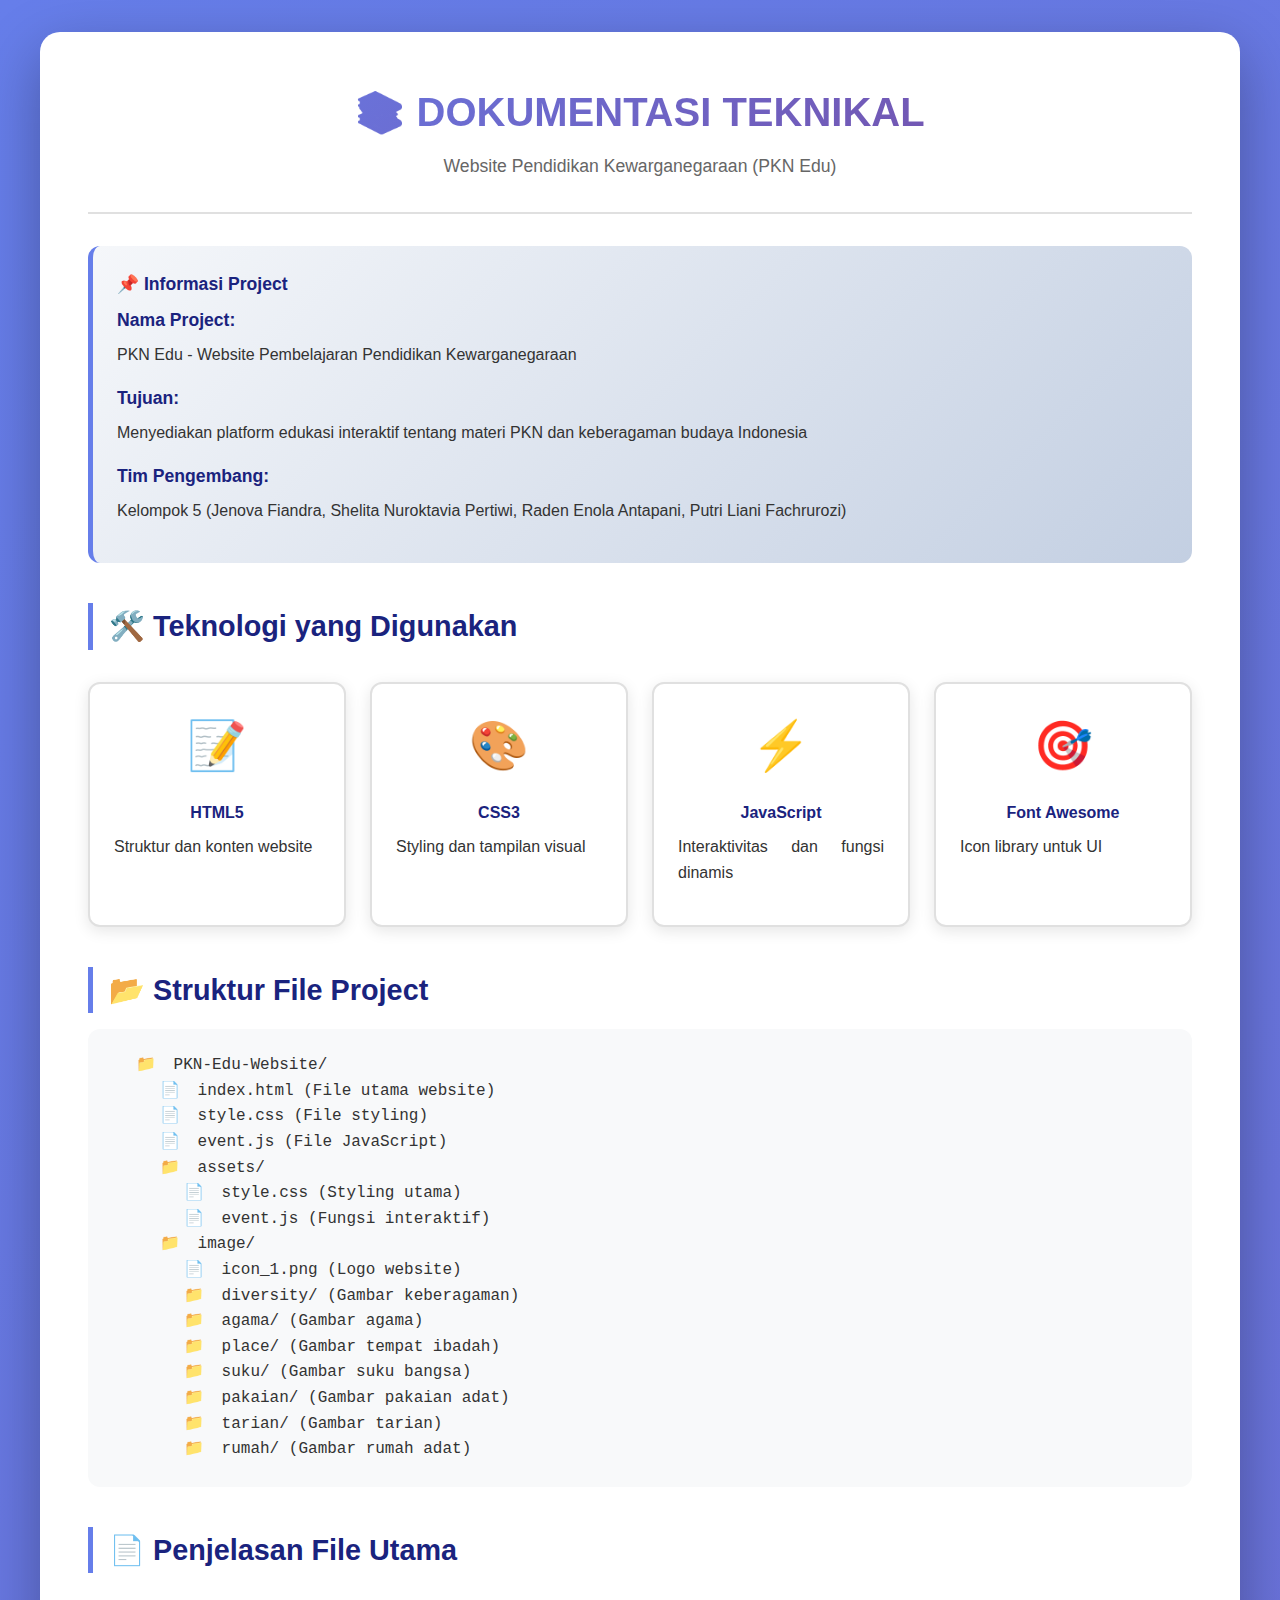
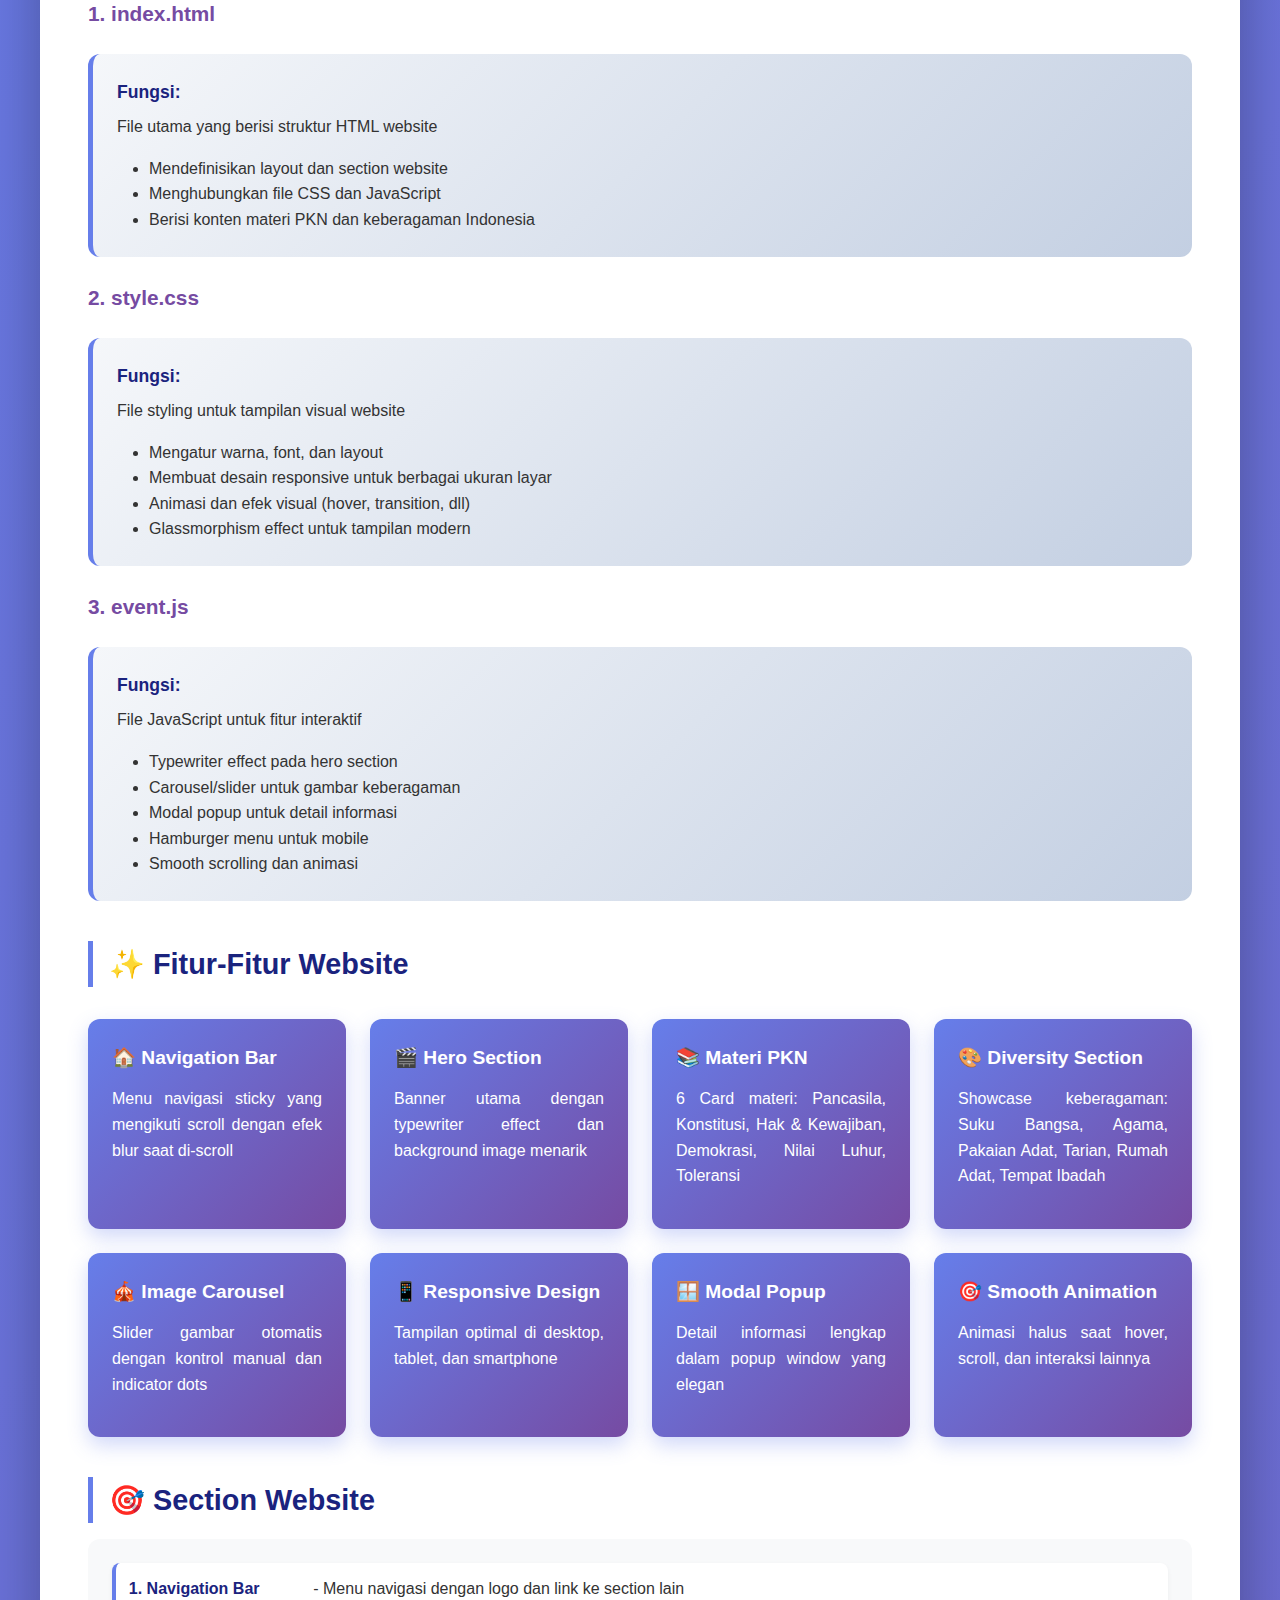
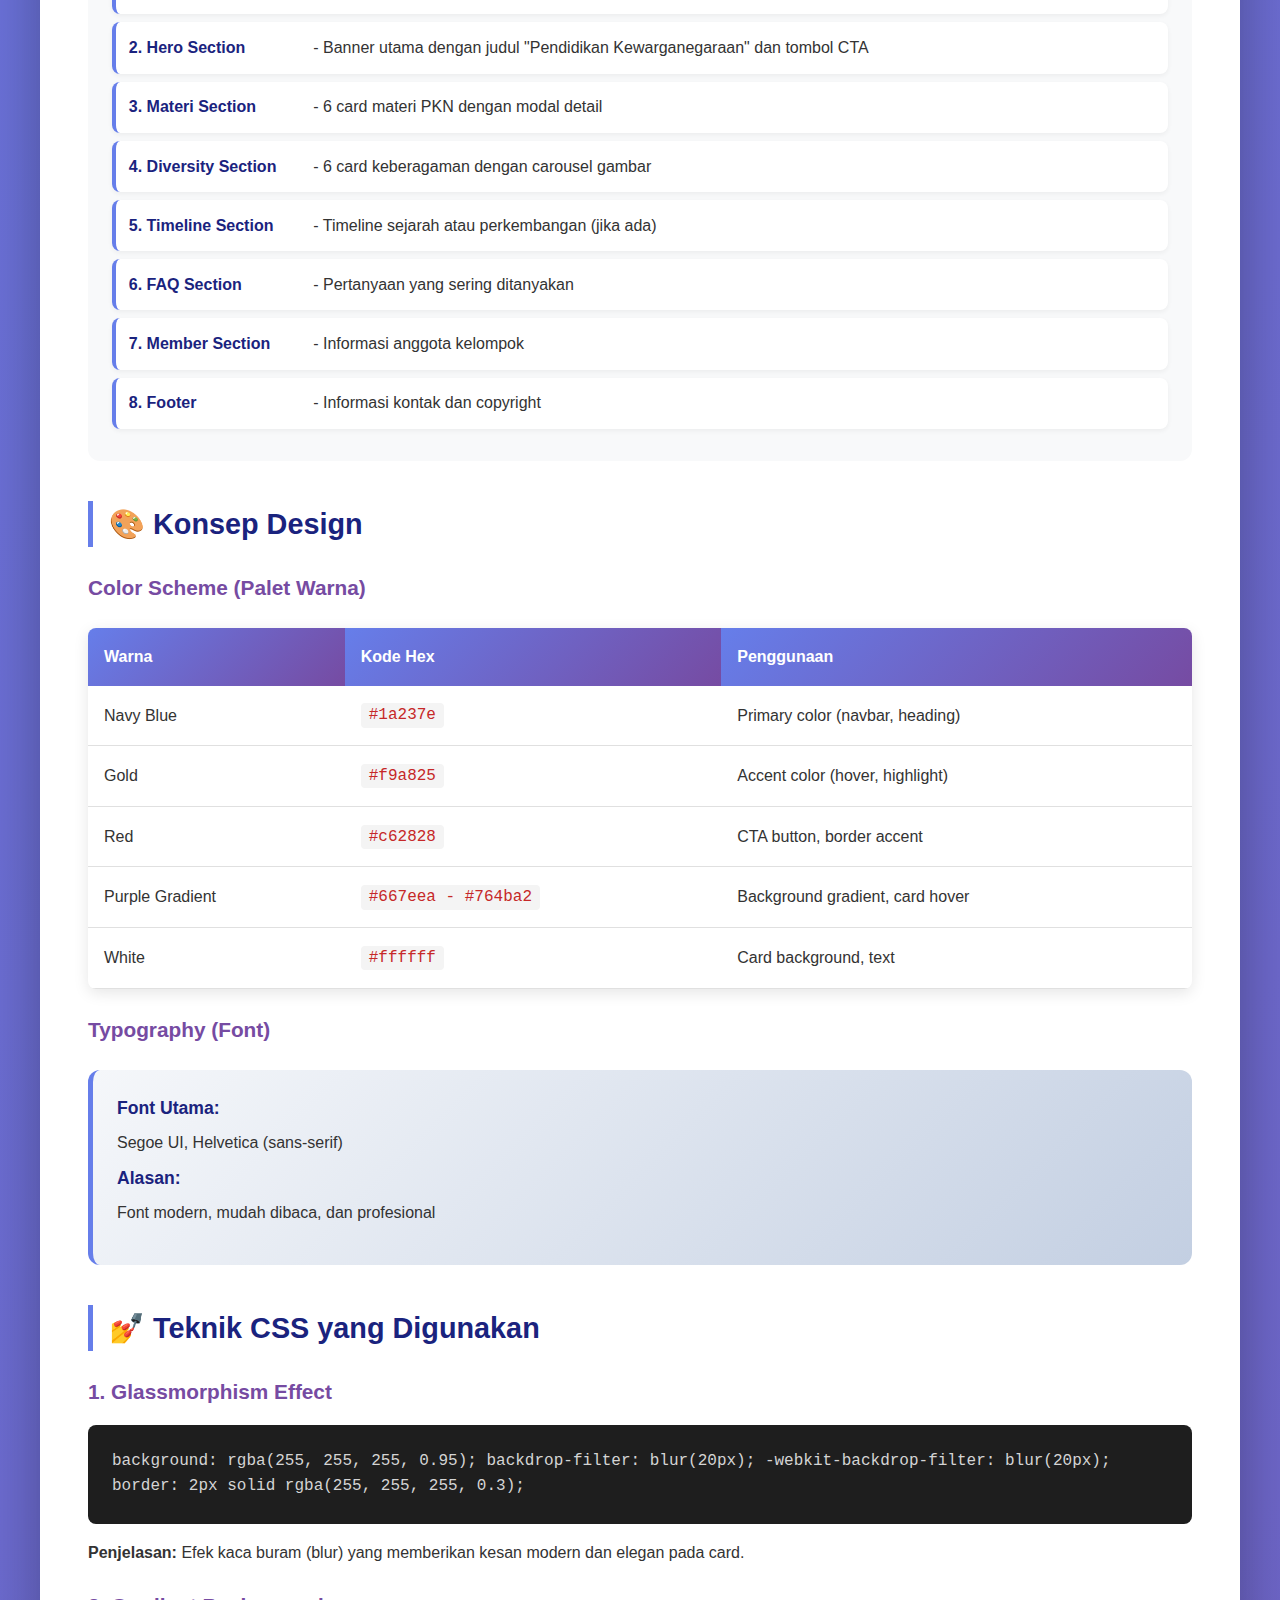
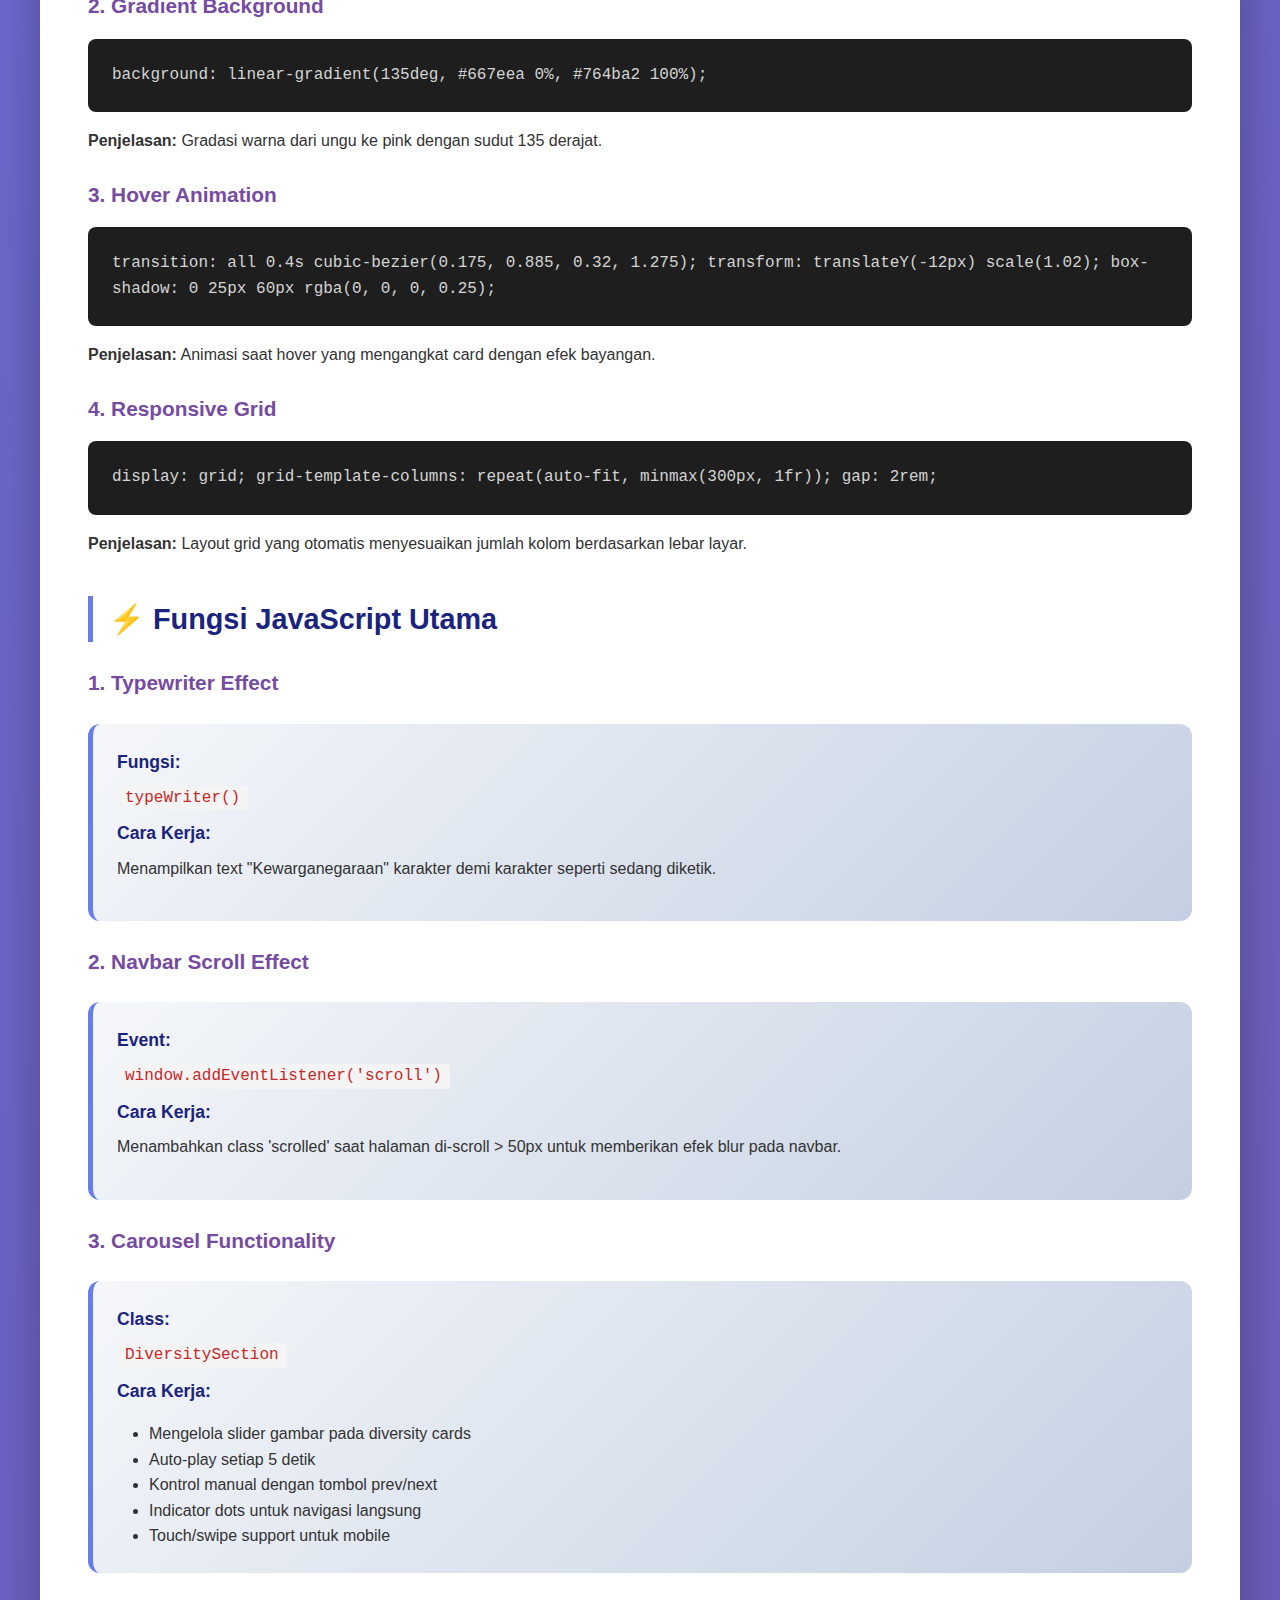
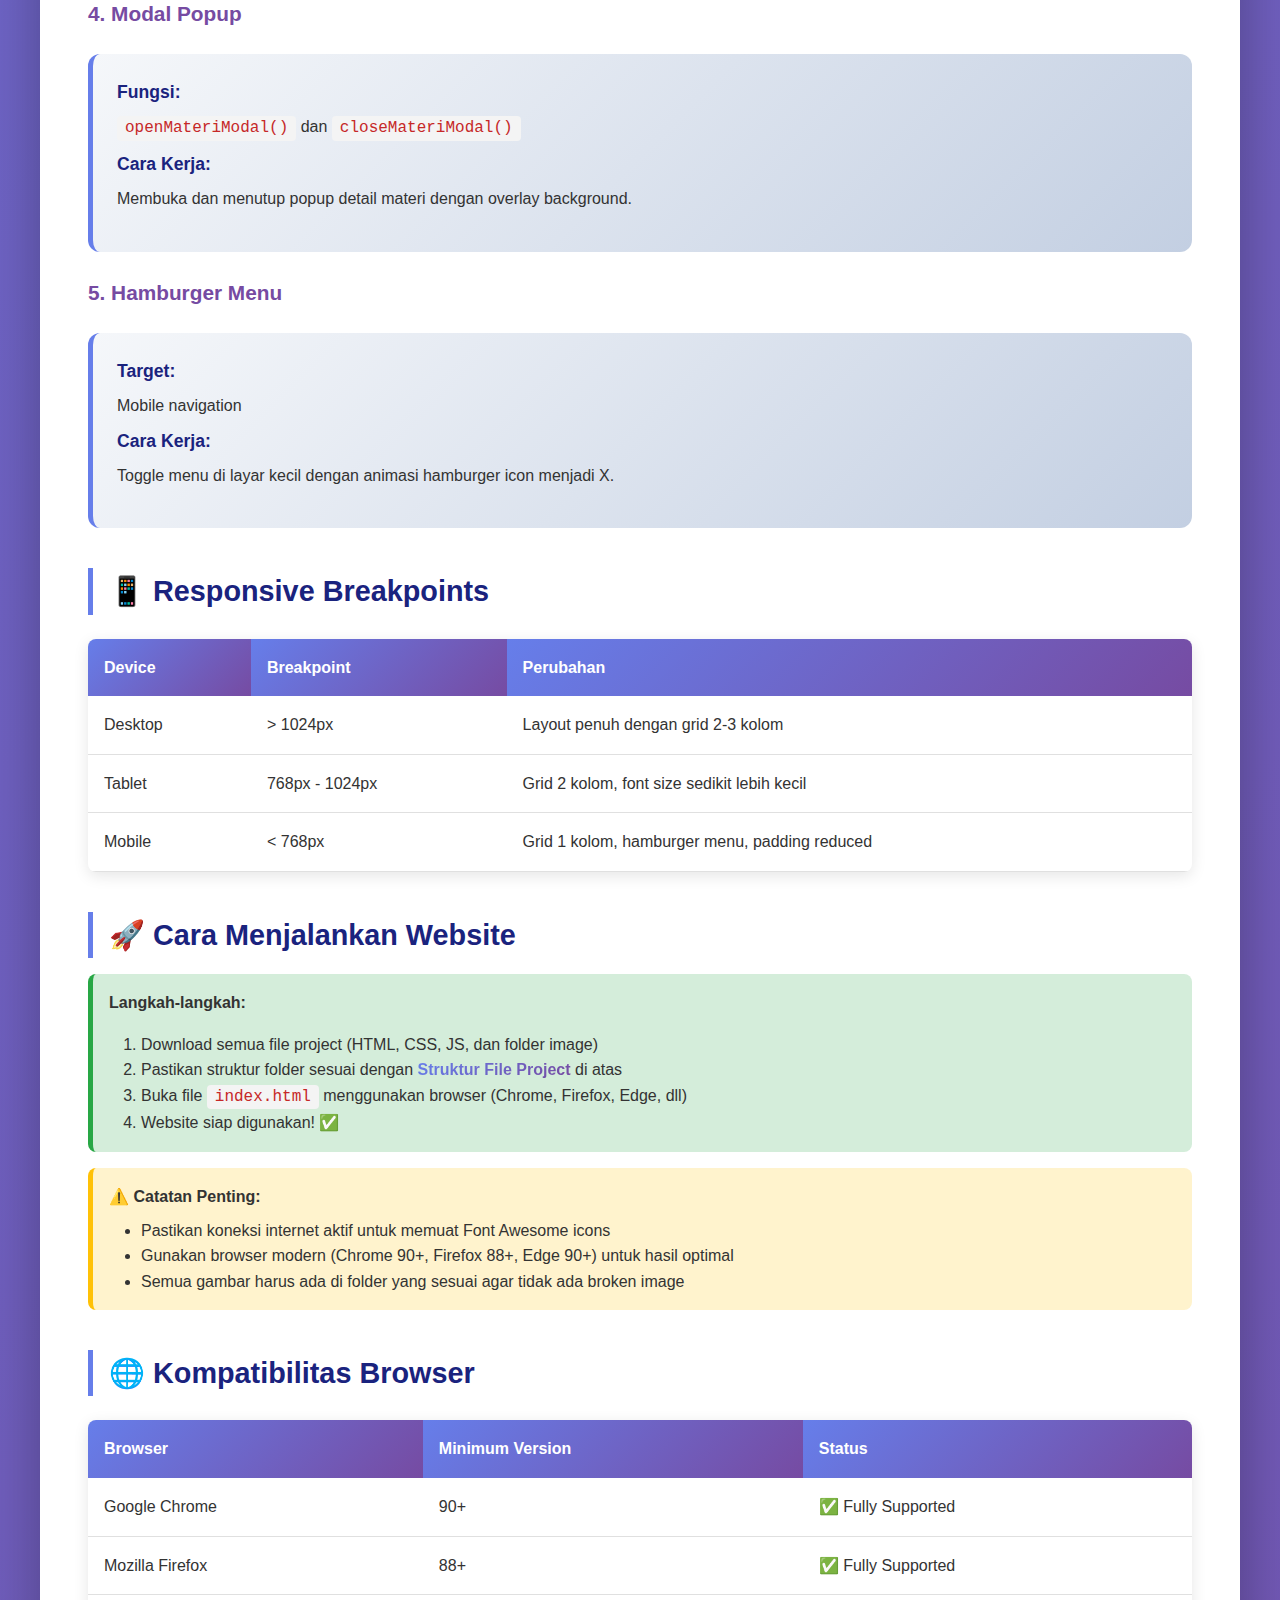
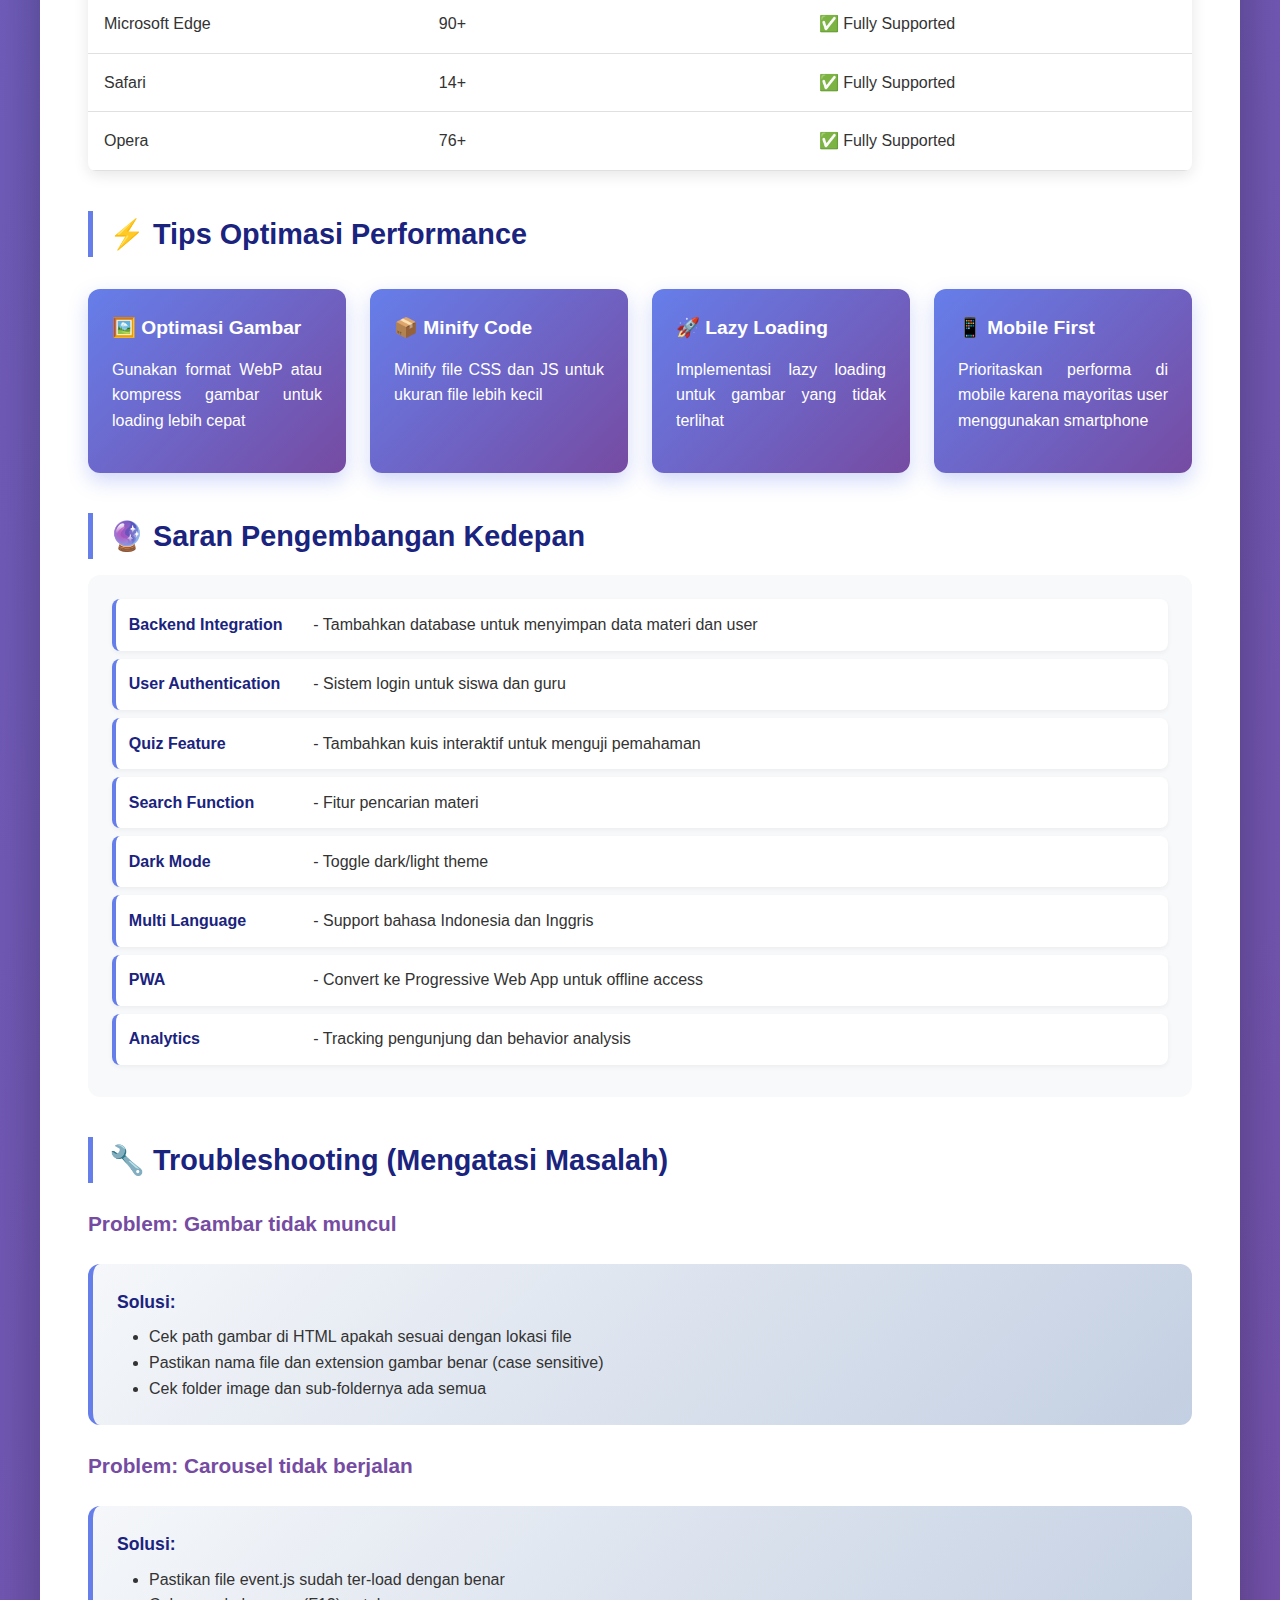
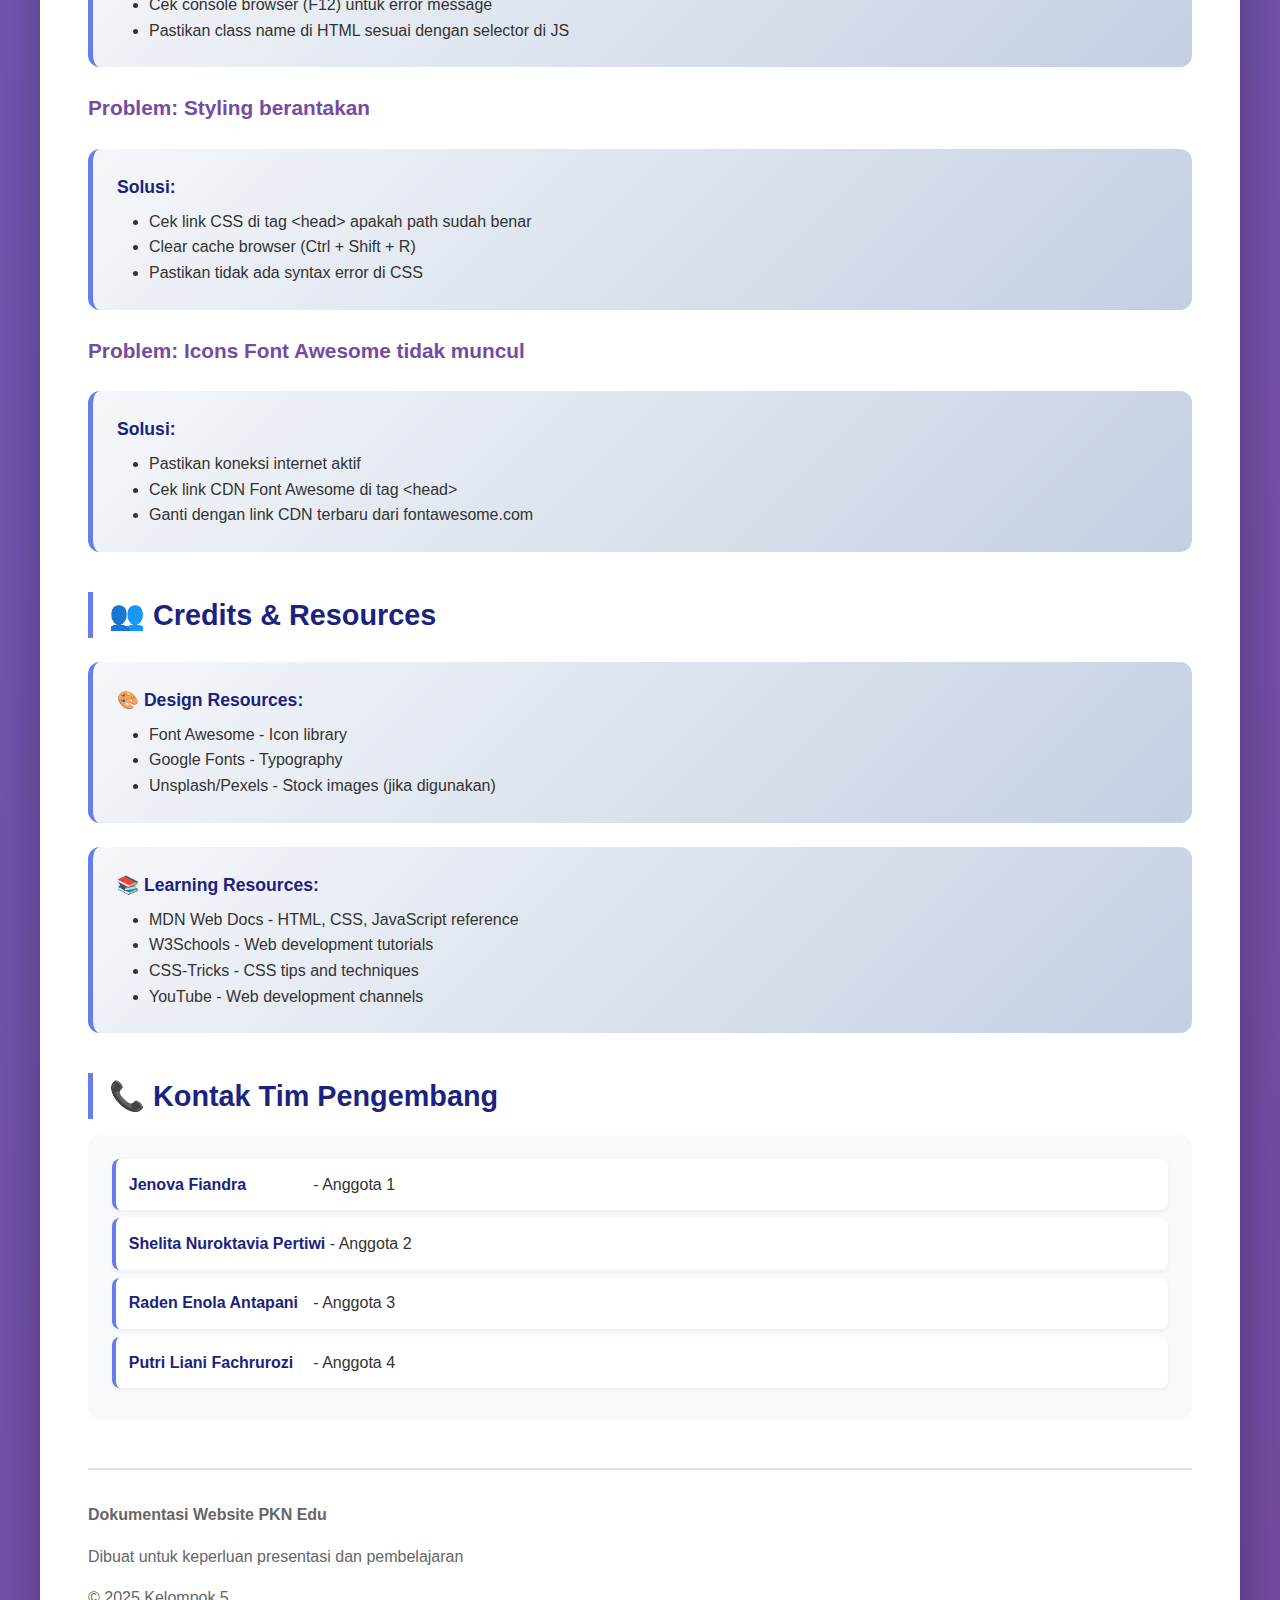
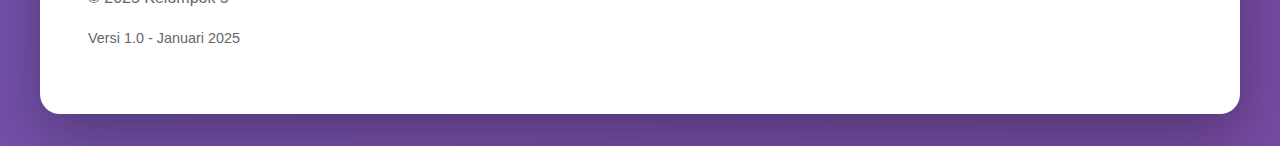
<file: doc.html>
<!doctype html>
<html lang="id">
  <head>
    <meta charset="UTF-8" />
    <meta name="viewport" content="width=device-width, initial-scale=1.0" />
    <title>Dokumentasi Teknikal - Website PKN Edu</title>
    <style>
      * {
        margin: 0;
        padding: 0;
        box-sizing: border-box;
      }

      body {
        font-family: "Segoe UI", Tahoma, Geneva, Verdana, sans-serif;
        line-height: 1.6;
        color: #333;
        background: linear-gradient(135deg, #667eea 0%, #764ba2 100%);
        padding: 2rem;
      }

      .container {
        max-width: 1200px;
        margin: 0 auto;
        background: white;
        border-radius: 20px;
        padding: 3rem;
        box-shadow: 0 20px 60px rgba(0, 0, 0, 0.3);
      }

      h1 {
        color: #1a237e;
        font-size: 2.5rem;
        margin-bottom: 0.5rem;
        text-align: center;
        background: linear-gradient(135deg, #667eea 0%, #764ba2 100%);
        -webkit-background-clip: text;
        -webkit-text-fill-color: transparent;
        background-clip: text;
      }

      .subtitle {
        text-align: center;
        color: #666;
        font-size: 1.1rem;
        margin-bottom: 2rem;
        padding-bottom: 2rem;
        border-bottom: 2px solid #e0e0e0;
      }

      h2 {
        color: #1a237e;
        font-size: 1.8rem;
        margin-top: 2.5rem;
        margin-bottom: 1rem;
        padding-left: 1rem;
        border-left: 5px solid #667eea;
      }

      h3 {
        color: #764ba2;
        font-size: 1.3rem;
        margin-top: 1.5rem;
        margin-bottom: 0.8rem;
      }

      p {
        margin-bottom: 1rem;
        text-align: justify;
      }

      .info-box {
        background: linear-gradient(135deg, #f5f7fa 0%, #c3cfe2 100%);
        padding: 1.5rem;
        border-radius: 12px;
        margin: 1.5rem 0;
        border-left: 5px solid #667eea;
      }

      .info-box strong {
        color: #1a237e;
        display: block;
        margin-bottom: 0.5rem;
        font-size: 1.1rem;
      }

      .tech-stack {
        display: grid;
        grid-template-columns: repeat(auto-fit, minmax(200px, 1fr));
        gap: 1.5rem;
        margin: 2rem 0;
      }

      .tech-card {
        background: white;
        padding: 1.5rem;
        border-radius: 12px;
        box-shadow: 0 4px 15px rgba(0, 0, 0, 0.1);
        text-align: center;
        transition: transform 0.3s ease;
        border: 2px solid #e0e0e0;
      }

      .tech-card:hover {
        transform: translateY(-5px);
        border-color: #667eea;
      }

      .tech-icon {
        font-size: 3rem;
        margin-bottom: 1rem;
      }

      .tech-card h4 {
        color: #1a237e;
        margin-bottom: 0.5rem;
      }

      .section-list {
        background: #f8f9fa;
        padding: 1.5rem;
        border-radius: 12px;
        margin: 1rem 0;
      }

      .section-list ul {
        list-style: none;
        padding-left: 0;
      }

      .section-list li {
        padding: 0.8rem;
        margin-bottom: 0.5rem;
        background: white;
        border-radius: 8px;
        border-left: 4px solid #667eea;
        box-shadow: 0 2px 5px rgba(0, 0, 0, 0.05);
      }

      .section-list li strong {
        color: #1a237e;
        display: inline-block;
        min-width: 180px;
      }

      .feature-grid {
        display: grid;
        grid-template-columns: repeat(auto-fit, minmax(250px, 1fr));
        gap: 1.5rem;
        margin: 2rem 0;
      }

      .feature-item {
        background: linear-gradient(135deg, #667eea 0%, #764ba2 100%);
        color: white;
        padding: 1.5rem;
        border-radius: 12px;
        box-shadow: 0 8px 20px rgba(102, 126, 234, 0.3);
      }

      .feature-item h4 {
        margin-bottom: 0.8rem;
        font-size: 1.2rem;
      }

      code {
        background: #f4f4f4;
        padding: 0.2rem 0.5rem;
        border-radius: 4px;
        font-family: "Courier New", monospace;
        color: #c62828;
      }

      .code-block {
        background: #1e1e1e;
        color: #d4d4d4;
        padding: 1.5rem;
        border-radius: 8px;
        overflow-x: auto;
        margin: 1rem 0;
        font-family: "Courier New", monospace;
      }

      .file-structure {
        background: #f8f9fa;
        padding: 1.5rem;
        border-radius: 12px;
        font-family: "Courier New", monospace;
        margin: 1rem 0;
      }

      .file-structure ul {
        list-style: none;
        padding-left: 1.5rem;
      }

      .file-structure li::before {
        content: "📁 ";
        margin-right: 0.5rem;
      }

      .file-structure .file::before {
        content: "📄 ";
      }

      .highlight {
        background: linear-gradient(135deg, #667eea 0%, #764ba2 100%);
        -webkit-background-clip: text;
        -webkit-text-fill-color: transparent;
        background-clip: text;
        font-weight: bold;
      }

      .warning {
        background: #fff3cd;
        border-left: 5px solid #ffc107;
        padding: 1rem;
        border-radius: 8px;
        margin: 1rem 0;
      }

      .success {
        background: #d4edda;
        border-left: 5px solid #28a745;
        padding: 1rem;
        border-radius: 8px;
        margin: 1rem 0;
      }

      table {
        width: 100%;
        border-collapse: collapse;
        margin: 1.5rem 0;
        background: white;
        border-radius: 8px;
        overflow: hidden;
        box-shadow: 0 4px 15px rgba(0, 0, 0, 0.1);
      }

      th {
        background: linear-gradient(135deg, #667eea 0%, #764ba2 100%);
        color: white;
        padding: 1rem;
        text-align: left;
      }

      td {
        padding: 1rem;
        border-bottom: 1px solid #e0e0e0;
      }

      tr:hover {
        background: #f8f9fa;
      }

      @media print {
        body {
          background: white;
          padding: 0;
        }

        .container {
          box-shadow: none;
          padding: 1rem;
        }
      }

      @media (max-width: 768px) {
        body {
          padding: 1rem;
        }

        .container {
          padding: 1.5rem;
        }

        h1 {
          font-size: 2rem;
        }

        h2 {
          font-size: 1.5rem;
        }

        .tech-stack,
        .feature-grid {
          grid-template-columns: 1fr;
        }
      }
    </style>
  </head>
  <body>
    <div class="container">
      <h1>📚 DOKUMENTASI TEKNIKAL</h1>
      <p class="subtitle">Website Pendidikan Kewarganegaraan (PKN Edu)</p>

      <!-- Informasi Umum -->
      <div class="info-box">
        <strong>📌 Informasi Project</strong>
        <p>
          <strong>Nama Project:</strong> PKN Edu - Website Pembelajaran
          Pendidikan Kewarganegaraan
        </p>
        <p>
          <strong>Tujuan:</strong> Menyediakan platform edukasi interaktif
          tentang materi PKN dan keberagaman budaya Indonesia
        </p>
        <p>
          <strong>Tim Pengembang:</strong> Kelompok 5 (Jenova Fiandra, Shelita
          Nuroktavia Pertiwi, Raden Enola Antapani, Putri Liani Fachrurozi)
        </p>
      </div>

      <!-- Teknologi yang Digunakan -->
      <h2>🛠️ Teknologi yang Digunakan</h2>

      <div class="tech-stack">
        <div class="tech-card">
          <div class="tech-icon">📝</div>
          <h4>HTML5</h4>
          <p>Struktur dan konten website</p>
        </div>
        <div class="tech-card">
          <div class="tech-icon">🎨</div>
          <h4>CSS3</h4>
          <p>Styling dan tampilan visual</p>
        </div>
        <div class="tech-card">
          <div class="tech-icon">⚡</div>
          <h4>JavaScript</h4>
          <p>Interaktivitas dan fungsi dinamis</p>
        </div>
        <div class="tech-card">
          <div class="tech-icon">🎯</div>
          <h4>Font Awesome</h4>
          <p>Icon library untuk UI</p>
        </div>
      </div>

      <!-- Struktur File -->
      <h2>📂 Struktur File Project</h2>

      <div class="file-structure">
        <ul>
          <li>
            PKN-Edu-Website/
            <ul>
              <li class="file">index.html (File utama website)</li>
              <li class="file">style.css (File styling)</li>
              <li class="file">event.js (File JavaScript)</li>
              <li>
                assets/
                <ul>
                  <li class="file">style.css (Styling utama)</li>
                  <li class="file">event.js (Fungsi interaktif)</li>
                </ul>
              </li>
              <li>
                image/
                <ul>
                  <li class="file">icon_1.png (Logo website)</li>
                  <li>diversity/ (Gambar keberagaman)</li>
                  <li>agama/ (Gambar agama)</li>
                  <li>place/ (Gambar tempat ibadah)</li>
                  <li>suku/ (Gambar suku bangsa)</li>
                  <li>pakaian/ (Gambar pakaian adat)</li>
                  <li>tarian/ (Gambar tarian)</li>
                  <li>rumah/ (Gambar rumah adat)</li>
                </ul>
              </li>
            </ul>
          </li>
        </ul>
      </div>

      <!-- Penjelasan File -->
      <h2>📄 Penjelasan File Utama</h2>

      <h3>1. index.html</h3>
      <div class="info-box">
        <strong>Fungsi:</strong> File utama yang berisi struktur HTML website
        <ul style="margin-top: 1rem; margin-left: 2rem">
          <li>Mendefinisikan layout dan section website</li>
          <li>Menghubungkan file CSS dan JavaScript</li>
          <li>Berisi konten materi PKN dan keberagaman Indonesia</li>
        </ul>
      </div>

      <h3>2. style.css</h3>
      <div class="info-box">
        <strong>Fungsi:</strong> File styling untuk tampilan visual website
        <ul style="margin-top: 1rem; margin-left: 2rem">
          <li>Mengatur warna, font, dan layout</li>
          <li>Membuat desain responsive untuk berbagai ukuran layar</li>
          <li>Animasi dan efek visual (hover, transition, dll)</li>
          <li>Glassmorphism effect untuk tampilan modern</li>
        </ul>
      </div>

      <h3>3. event.js</h3>
      <div class="info-box">
        <strong>Fungsi:</strong> File JavaScript untuk fitur interaktif
        <ul style="margin-top: 1rem; margin-left: 2rem">
          <li>Typewriter effect pada hero section</li>
          <li>Carousel/slider untuk gambar keberagaman</li>
          <li>Modal popup untuk detail informasi</li>
          <li>Hamburger menu untuk mobile</li>
          <li>Smooth scrolling dan animasi</li>
        </ul>
      </div>

      <!-- Fitur Website -->
      <h2>✨ Fitur-Fitur Website</h2>

      <div class="feature-grid">
        <div class="feature-item">
          <h4>🏠 Navigation Bar</h4>
          <p>
            Menu navigasi sticky yang mengikuti scroll dengan efek blur saat
            di-scroll
          </p>
        </div>
        <div class="feature-item">
          <h4>🎬 Hero Section</h4>
          <p>
            Banner utama dengan typewriter effect dan background image menarik
          </p>
        </div>
        <div class="feature-item">
          <h4>📚 Materi PKN</h4>
          <p>
            6 Card materi: Pancasila, Konstitusi, Hak & Kewajiban, Demokrasi,
            Nilai Luhur, Toleransi
          </p>
        </div>
        <div class="feature-item">
          <h4>🎨 Diversity Section</h4>
          <p>
            Showcase keberagaman: Suku Bangsa, Agama, Pakaian Adat, Tarian,
            Rumah Adat, Tempat Ibadah
          </p>
        </div>
        <div class="feature-item">
          <h4>🎪 Image Carousel</h4>
          <p>Slider gambar otomatis dengan kontrol manual dan indicator dots</p>
        </div>
        <div class="feature-item">
          <h4>📱 Responsive Design</h4>
          <p>Tampilan optimal di desktop, tablet, dan smartphone</p>
        </div>
        <div class="feature-item">
          <h4>🪟 Modal Popup</h4>
          <p>Detail informasi lengkap dalam popup window yang elegan</p>
        </div>
        <div class="feature-item">
          <h4>🎯 Smooth Animation</h4>
          <p>Animasi halus saat hover, scroll, dan interaksi lainnya</p>
        </div>
      </div>

      <!-- Section Website -->
      <h2>🎯 Section Website</h2>

      <div class="section-list">
        <ul>
          <li>
            <strong>1. Navigation Bar</strong> - Menu navigasi dengan logo dan
            link ke section lain
          </li>
          <li>
            <strong>2. Hero Section</strong> - Banner utama dengan judul
            "Pendidikan Kewarganegaraan" dan tombol CTA
          </li>
          <li>
            <strong>3. Materi Section</strong> - 6 card materi PKN dengan modal
            detail
          </li>
          <li>
            <strong>4. Diversity Section</strong> - 6 card keberagaman dengan
            carousel gambar
          </li>
          <li>
            <strong>5. Timeline Section</strong> - Timeline sejarah atau
            perkembangan (jika ada)
          </li>
          <li>
            <strong>6. FAQ Section</strong> - Pertanyaan yang sering ditanyakan
          </li>
          <li>
            <strong>7. Member Section</strong> - Informasi anggota kelompok
          </li>
          <li><strong>8. Footer</strong> - Informasi kontak dan copyright</li>
        </ul>
      </div>

      <!-- Konsep Design -->
      <h2>🎨 Konsep Design</h2>

      <h3>Color Scheme (Palet Warna)</h3>
      <table>
        <thead>
          <tr>
            <th>Warna</th>
            <th>Kode Hex</th>
            <th>Penggunaan</th>
          </tr>
        </thead>
        <tbody>
          <tr>
            <td>Navy Blue</td>
            <td><code>#1a237e</code></td>
            <td>Primary color (navbar, heading)</td>
          </tr>
          <tr>
            <td>Gold</td>
            <td><code>#f9a825</code></td>
            <td>Accent color (hover, highlight)</td>
          </tr>
          <tr>
            <td>Red</td>
            <td><code>#c62828</code></td>
            <td>CTA button, border accent</td>
          </tr>
          <tr>
            <td>Purple Gradient</td>
            <td><code>#667eea - #764ba2</code></td>
            <td>Background gradient, card hover</td>
          </tr>
          <tr>
            <td>White</td>
            <td><code>#ffffff</code></td>
            <td>Card background, text</td>
          </tr>
        </tbody>
      </table>

      <h3>Typography (Font)</h3>
      <div class="info-box">
        <strong>Font Utama:</strong> Segoe UI, Helvetica (sans-serif)
        <p style="margin-top: 0.5rem">
          <strong>Alasan:</strong> Font modern, mudah dibaca, dan profesional
        </p>
      </div>

      <!-- Teknik CSS -->
      <h2>💅 Teknik CSS yang Digunakan</h2>

      <h3>1. Glassmorphism Effect</h3>
      <div class="code-block">
        background: rgba(255, 255, 255, 0.95); backdrop-filter: blur(20px);
        -webkit-backdrop-filter: blur(20px); border: 2px solid rgba(255, 255,
        255, 0.3);
      </div>
      <p>
        <strong>Penjelasan:</strong> Efek kaca buram (blur) yang memberikan
        kesan modern dan elegan pada card.
      </p>

      <h3>2. Gradient Background</h3>
      <div class="code-block">
        background: linear-gradient(135deg, #667eea 0%, #764ba2 100%);
      </div>
      <p>
        <strong>Penjelasan:</strong> Gradasi warna dari ungu ke pink dengan
        sudut 135 derajat.
      </p>

      <h3>3. Hover Animation</h3>
      <div class="code-block">
        transition: all 0.4s cubic-bezier(0.175, 0.885, 0.32, 1.275); transform:
        translateY(-12px) scale(1.02); box-shadow: 0 25px 60px rgba(0, 0, 0,
        0.25);
      </div>
      <p>
        <strong>Penjelasan:</strong> Animasi saat hover yang mengangkat card
        dengan efek bayangan.
      </p>

      <h3>4. Responsive Grid</h3>
      <div class="code-block">
        display: grid; grid-template-columns: repeat(auto-fit, minmax(300px,
        1fr)); gap: 2rem;
      </div>
      <p>
        <strong>Penjelasan:</strong> Layout grid yang otomatis menyesuaikan
        jumlah kolom berdasarkan lebar layar.
      </p>

      <!-- Fungsi JavaScript -->
      <h2>⚡ Fungsi JavaScript Utama</h2>

      <h3>1. Typewriter Effect</h3>
      <div class="info-box">
        <strong>Fungsi:</strong> <code>typeWriter()</code>
        <p style="margin-top: 0.5rem">
          <strong>Cara Kerja:</strong> Menampilkan text "Kewarganegaraan"
          karakter demi karakter seperti sedang diketik.
        </p>
      </div>

      <h3>2. Navbar Scroll Effect</h3>
      <div class="info-box">
        <strong>Event:</strong> <code>window.addEventListener('scroll')</code>
        <p style="margin-top: 0.5rem">
          <strong>Cara Kerja:</strong> Menambahkan class 'scrolled' saat halaman
          di-scroll > 50px untuk memberikan efek blur pada navbar.
        </p>
      </div>

      <h3>3. Carousel Functionality</h3>
      <div class="info-box">
        <strong>Class:</strong> <code>DiversitySection</code>
        <p style="margin-top: 0.5rem"><strong>Cara Kerja:</strong></p>
        <ul style="margin-left: 2rem">
          <li>Mengelola slider gambar pada diversity cards</li>
          <li>Auto-play setiap 5 detik</li>
          <li>Kontrol manual dengan tombol prev/next</li>
          <li>Indicator dots untuk navigasi langsung</li>
          <li>Touch/swipe support untuk mobile</li>
        </ul>
      </div>

      <h3>4. Modal Popup</h3>
      <div class="info-box">
        <strong>Fungsi:</strong> <code>openMateriModal()</code> dan
        <code>closeMateriModal()</code>
        <p style="margin-top: 0.5rem">
          <strong>Cara Kerja:</strong> Membuka dan menutup popup detail materi
          dengan overlay background.
        </p>
      </div>

      <h3>5. Hamburger Menu</h3>
      <div class="info-box">
        <strong>Target:</strong> Mobile navigation
        <p style="margin-top: 0.5rem">
          <strong>Cara Kerja:</strong> Toggle menu di layar kecil dengan animasi
          hamburger icon menjadi X.
        </p>
      </div>

      <!-- Responsive Design -->
      <h2>📱 Responsive Breakpoints</h2>

      <table>
        <thead>
          <tr>
            <th>Device</th>
            <th>Breakpoint</th>
            <th>Perubahan</th>
          </tr>
        </thead>
        <tbody>
          <tr>
            <td>Desktop</td>
            <td>> 1024px</td>
            <td>Layout penuh dengan grid 2-3 kolom</td>
          </tr>
          <tr>
            <td>Tablet</td>
            <td>768px - 1024px</td>
            <td>Grid 2 kolom, font size sedikit lebih kecil</td>
          </tr>
          <tr>
            <td>Mobile</td>
            <td>< 768px</td>
            <td>Grid 1 kolom, hamburger menu, padding reduced</td>
          </tr>
        </tbody>
      </table>

      <!-- Cara Menjalankan -->
      <h2>🚀 Cara Menjalankan Website</h2>

      <div class="success">
        <strong>Langkah-langkah:</strong>
        <ol style="margin-top: 1rem; margin-left: 2rem">
          <li>Download semua file project (HTML, CSS, JS, dan folder image)</li>
          <li>
            Pastikan struktur folder sesuai dengan
            <span class="highlight">Struktur File Project</span> di atas
          </li>
          <li>
            Buka file <code>index.html</code> menggunakan browser (Chrome,
            Firefox, Edge, dll)
          </li>
          <li>Website siap digunakan! ✅</li>
        </ol>
      </div>

      <div class="warning">
        <strong>⚠️ Catatan Penting:</strong>
        <ul style="margin-top: 0.5rem; margin-left: 2rem">
          <li>
            Pastikan koneksi internet aktif untuk memuat Font Awesome icons
          </li>
          <li>
            Gunakan browser modern (Chrome 90+, Firefox 88+, Edge 90+) untuk
            hasil optimal
          </li>
          <li>
            Semua gambar harus ada di folder yang sesuai agar tidak ada broken
            image
          </li>
        </ul>
      </div>

      <!-- Browser Compatibility -->
      <h2>🌐 Kompatibilitas Browser</h2>

      <table>
        <thead>
          <tr>
            <th>Browser</th>
            <th>Minimum Version</th>
            <th>Status</th>
          </tr>
        </thead>
        <tbody>
          <tr>
            <td>Google Chrome</td>
            <td>90+</td>
            <td>✅ Fully Supported</td>
          </tr>
          <tr>
            <td>Mozilla Firefox</td>
            <td>88+</td>
            <td>✅ Fully Supported</td>
          </tr>
          <tr>
            <td>Microsoft Edge</td>
            <td>90+</td>
            <td>✅ Fully Supported</td>
          </tr>
          <tr>
            <td>Safari</td>
            <td>14+</td>
            <td>✅ Fully Supported</td>
          </tr>
          <tr>
            <td>Opera</td>
            <td>76+</td>
            <td>✅ Fully Supported</td>
          </tr>
        </tbody>
      </table>

      <!-- Performance Tips -->
      <h2>⚡ Tips Optimasi Performance</h2>

      <div class="feature-grid">
        <div class="feature-item">
          <h4>🖼️ Optimasi Gambar</h4>
          <p>
            Gunakan format WebP atau kompress gambar untuk loading lebih cepat
          </p>
        </div>
        <div class="feature-item">
          <h4>📦 Minify Code</h4>
          <p>Minify file CSS dan JS untuk ukuran file lebih kecil</p>
        </div>
        <div class="feature-item">
          <h4>🚀 Lazy Loading</h4>
          <p>Implementasi lazy loading untuk gambar yang tidak terlihat</p>
        </div>
        <div class="feature-item">
          <h4>📱 Mobile First</h4>
          <p>
            Prioritaskan performa di mobile karena mayoritas user menggunakan
            smartphone
          </p>
        </div>
      </div>

      <!-- Future Improvements -->
      <h2>🔮 Saran Pengembangan Kedepan</h2>

      <div class="section-list">
        <ul>
          <li>
            <strong>Backend Integration</strong> - Tambahkan database untuk
            menyimpan data materi dan user
          </li>
          <li>
            <strong>User Authentication</strong> - Sistem login untuk siswa dan
            guru
          </li>
          <li>
            <strong>Quiz Feature</strong> - Tambahkan kuis interaktif untuk
            menguji pemahaman
          </li>
          <li><strong>Search Function</strong> - Fitur pencarian materi</li>
          <li><strong>Dark Mode</strong> - Toggle dark/light theme</li>
          <li>
            <strong>Multi Language</strong> - Support bahasa Indonesia dan
            Inggris
          </li>
          <li>
            <strong>PWA</strong> - Convert ke Progressive Web App untuk offline
            access
          </li>
          <li>
            <strong>Analytics</strong> - Tracking pengunjung dan behavior
            analysis
          </li>
        </ul>
      </div>

      <!-- Troubleshooting -->
      <h2>🔧 Troubleshooting (Mengatasi Masalah)</h2>

      <h3>Problem: Gambar tidak muncul</h3>
      <div class="info-box">
        <strong>Solusi:</strong>
        <ul style="margin-top: 0.5rem; margin-left: 2rem">
          <li>Cek path gambar di HTML apakah sesuai dengan lokasi file</li>
          <li>
            Pastikan nama file dan extension gambar benar (case sensitive)
          </li>
          <li>Cek folder image dan sub-foldernya ada semua</li>
        </ul>
      </div>

      <h3>Problem: Carousel tidak berjalan</h3>
      <div class="info-box">
        <strong>Solusi:</strong>
        <ul style="margin-top: 0.5rem; margin-left: 2rem">
          <li>Pastikan file event.js sudah ter-load dengan benar</li>
          <li>Cek console browser (F12) untuk error message</li>
          <li>Pastikan class name di HTML sesuai dengan selector di JS</li>
        </ul>
      </div>

      <h3>Problem: Styling berantakan</h3>
      <div class="info-box">
        <strong>Solusi:</strong>
        <ul style="margin-top: 0.5rem; margin-left: 2rem">
          <li>Cek link CSS di tag &lt;head&gt; apakah path sudah benar</li>
          <li>Clear cache browser (Ctrl + Shift + R)</li>
          <li>Pastikan tidak ada syntax error di CSS</li>
        </ul>
      </div>

      <h3>Problem: Icons Font Awesome tidak muncul</h3>
      <div class="info-box">
        <strong>Solusi:</strong>
        <ul style="margin-top: 0.5rem; margin-left: 2rem">
          <li>Pastikan koneksi internet aktif</li>
          <li>Cek link CDN Font Awesome di tag &lt;head&gt;</li>
          <li>Ganti dengan link CDN terbaru dari fontawesome.com</li>
        </ul>
      </div>

      <!-- Credits -->
      <h2>👥 Credits & Resources</h2>

      <div class="info-box">
        <strong>🎨 Design Resources:</strong>
        <ul style="margin-top: 0.5rem; margin-left: 2rem">
          <li>Font Awesome - Icon library</li>
          <li>Google Fonts - Typography</li>
          <li>Unsplash/Pexels - Stock images (jika digunakan)</li>
        </ul>
      </div>

      <div class="info-box" style="margin-top: 1rem">
        <strong>📚 Learning Resources:</strong>
        <ul style="margin-top: 0.5rem; margin-left: 2rem">
          <li>MDN Web Docs - HTML, CSS, JavaScript reference</li>
          <li>W3Schools - Web development tutorials</li>
          <li>CSS-Tricks - CSS tips and techniques</li>
          <li>YouTube - Web development channels</li>
        </ul>
      </div>

      <!-- Contact -->
      <h2>📞 Kontak Tim Pengembang</h2>

      <div class="section-list">
        <ul>
          <li><strong>Jenova Fiandra</strong> - Anggota 1</li>
          <li><strong>Shelita Nuroktavia Pertiwi</strong> - Anggota 2</li>
          <li><strong>Raden Enola Antapani</strong> - Anggota 3</li>
          <li><strong>Putri Liani Fachrurozi</strong> - Anggota 4</li>
        </ul>
      </div>

      <!-- Footer Documentation -->
      <div
        style="
          margin-top: 3rem;
          padding-top: 2rem;
          border-top: 2px solid #e0e0e0;
          text-align: center;
          color: #666;
        "
      >
        <p><strong>Dokumentasi Website PKN Edu</strong></p>
        <p>Dibuat untuk keperluan presentasi dan pembelajaran</p>
        <p style="margin-top: 1rem">© 2025 Kelompok 5</p>
        <p style="margin-top: 0.5rem; font-size: 0.9rem">
          Versi 1.0 - Januari 2025
        </p>
      </div>
    </div>

    <script>
      // Print functionality
      document.addEventListener("keydown", function (e) {
        if ((e.ctrlKey || e.metaKey) && e.key === "p") {
          e.preventDefault();
          window.print();
        }
      });

      // Smooth scroll to sections (if using anchor links)
      document.querySelectorAll('a[href^="#"]').forEach((anchor) => {
        anchor.addEventListener("click", function (e) {
          e.preventDefault();
          const target = document.querySelector(this.getAttribute("href"));
          if (target) {
            target.scrollIntoView({
              behavior: "smooth",
              block: "start",
            });
          }
        });
      });
    </script>
  </body>
</html>
</file>
